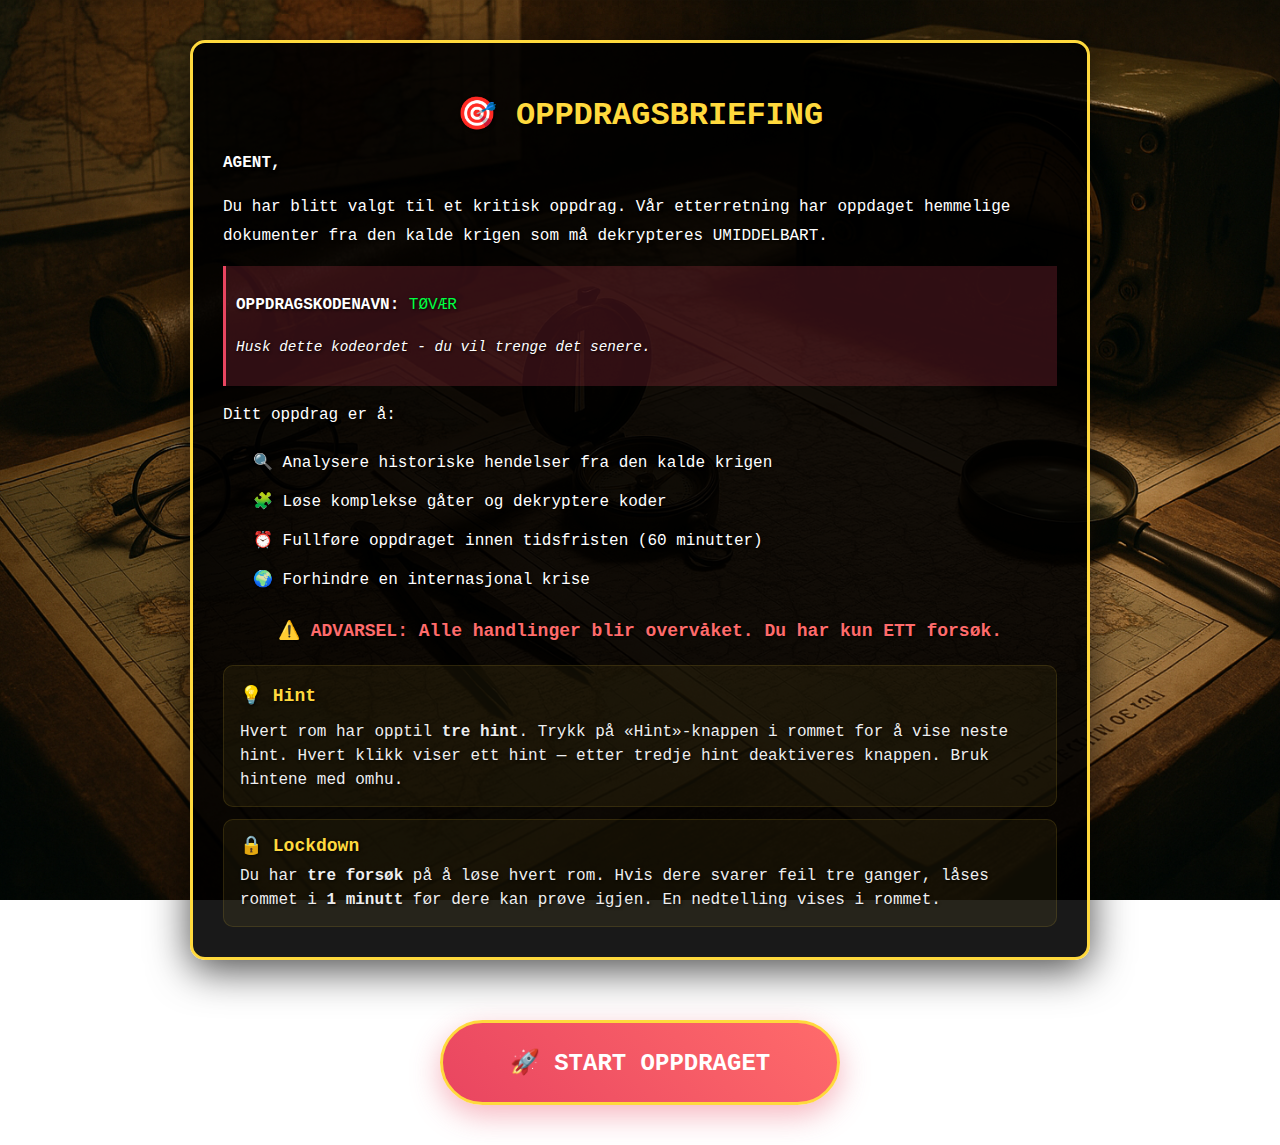
<file: briefing.html>
<!DOCTYPE html>
<html lang="no">
<head>
    <meta charset="UTF-8">
    <meta name="viewport" content="width=device-width, initial-scale=1.0">
    <title>Oppdragsbriefing - Operasjon Avsløring</title>
    <link rel="stylesheet" href="styles.css">
</head>
<body class="briefing-page">
    <div class="briefing-container">
        <div class="briefing-card">
            <h1>🎯 OPPDRAGSBRIEFING</h1>
            <div class="briefing-text">
                <p><strong>AGENT,</strong></p>
                <p>Du har blitt valgt til et kritisk oppdrag. Vår etterretning har oppdaget hemmelige dokumenter fra den kalde krigen som må dekrypteres UMIDDELBART.</p>

                <div style="background:rgba(233,69,96,0.2); padding:10px; margin:10px 0; border-left:3px solid #e94560;">
                    <p><strong>OPPDRAGSKODENAVN:</strong> <span style="color:#00ff41;">TØVÆR</span></p>
                    <p style="font-size:0.9em; margin-top:5px; font-style:italic;">Husk dette kodeordet - du vil trenge det senere.</p>
                </div>

                <p>Ditt oppdrag er å:</p>
                <ul>
                    <li>🔍 Analysere historiske hendelser fra den kalde krigen</li>
                    <li>🧩 Løse komplekse gåter og dekryptere koder</li>
                    <li>⏰ Fullføre oppdraget innen tidsfristen (60 minutter)</li>
                    <li>🌍 Forhindre en internasjonal krise</li>
                </ul>
                <p class="warning-text">⚠️ ADVARSEL: Alle handlinger blir overvåket. Du har kun ETT forsøk.</p>

                <div class="hint-info">
                    <h2>💡 Hint</h2>
                    <p>Hvert rom har opptil <strong>tre hint</strong>. Trykk på «Hint»-knappen i rommet for å vise neste hint. Hvert klikk viser ett hint — etter tredje hint deaktiveres knappen. Bruk hintene med omhu.</p>
                </div>
            </div>
                <div class="hint-info" style="margin-top:12px;">
                    <h2>🔒 Lockdown</h2>
                    <p>Du har <strong>tre forsøk</strong> på å løse hvert rom. Hvis dere svarer feil tre ganger, låses rommet i <strong>1 minutt</strong> før dere kan prøve igjen. En nedtelling vises i rommet.</p>
                </div>
            </div>

            <div class="briefing-actions">
                <button id="continueBtn" class="start-mission-btn">🚀 START OPPDRAGET</button>
            </div>
        </div>
    </div>

    <!-- Back button removed from briefing; it will appear once rommene starter -->

    <script>
        // Når brukeren trykker 'Start oppdraget' naviger tilbake til index med query som starter spillet
        document.getElementById('continueBtn').addEventListener('click', function() {
            // Send brukeren tilbake til index og legg på ?start=1
            window.location.href = 'index.html?start=1';
        });
    </script>
</body>
</html>
</file>
<file: styles.css>
body {
    box-sizing: border-box;
    margin: 0;
    padding: 0;
    font-family: 'Courier New', monospace;
    background: linear-gradient(135deg, #1a1a2e, #16213e);
    color: #fff;
    text-shadow: 1px 1px 3px rgba(0, 0, 0, 0.8);
    height: 100%;
    overflow-x: hidden;
}

/* Fullscreen background for Room 1 (index 0) - Etterkrigstiden */
.room-bg-0 {
    background-image: url('assets/images/room1.png');
    background-size: cover;
    background-position: center;
    background-repeat: no-repeat;
    background-attachment: fixed;
}

/* Fullscreen background for Room 2 (index 1) - Allianser */
.room-bg-1 {
    background-image: url('assets/images/room2.png');
    background-size: cover;
    background-position: center;
    background-repeat: no-repeat;
    background-attachment: fixed;
}

/* Fullscreen background for Room 3 (index 2) - Berlinmuren */
.room-bg-2 {
    background-image: url('assets/images/room3.png');
    background-size: cover;
    background-position: center;
    background-repeat: no-repeat;
    background-attachment: fixed;
}

/* Fullscreen background for Room 4 (index 3) - Cubakrisen */
.room-bg-3 {
    background-image: url('assets/images/room4.png');
    background-size: cover;
    background-position: center;
    background-repeat: no-repeat;
    background-attachment: fixed;
}

/* Fullscreen background for Room 5 (index 4) - Hemmelige dokumenter */
.room-bg-4 {
    background-image: url('assets/images/room6_bg.png');
    background-size: cover;
    background-position: center;
    background-repeat: no-repeat;
    background-attachment: fixed;
}

/* Fullscreen background for Room 6 (index 5) - Avlyttet melding */
.room-bg-5 {
    background-image: url('assets/images/room7.png');
    background-size: cover;
    background-position: center;
    background-repeat: no-repeat;
    background-attachment: fixed;
}

/* Fullscreen background for Room 7 (index 6) - Tidsforståelse */
.room-bg-6 {
    background-image: url('assets/images/room7_bg.png');
    background-size: cover;
    background-position: center;
    background-repeat: no-repeat;
    background-attachment: fixed;
}

/* Fullscreen background for Room 8 (index 7) - Forhandlingene */
.room-bg-7 {
    background-image: url('assets/images/room8_bg.png');
    background-size: cover;
    background-position: center;
    background-repeat: no-repeat;
    background-attachment: fixed;
}

/* Fullscreen background for Room 9 (index 8) - Fluktrute */
.room-bg-8 {
    background-image: url('assets/images/room9.png');
    background-size: cover;
    background-position: center;
    background-repeat: no-repeat;
    background-attachment: fixed;
}

/* Fullscreen background for Room 10 (index 9) - Begrepsforståelse */
.room-bg-9 {
    background-image: url('assets/images/room10_bg.png');
    background-size: cover;
    background-position: center;
    background-repeat: no-repeat;
    background-attachment: fixed;
}

html {
    height: 100%;
}

/* Landing Page Styles */
.landing-page {
    min-height: 100vh;
    display: flex;
    justify-content: center;
    align-items: center;
    position: relative;
    overflow: hidden;
    padding: 20px;
    background-image: url('assets/images/landing_bilde.png');
    background-size: cover;
    background-position: center;
    background-repeat: no-repeat;
    background-attachment: fixed;
}

.landing-page::before {
    content: '';
    position: absolute;
    top: 0;
    left: 0;
    right: 0;
    bottom: 0;
    background: rgba(26, 26, 46, 0.4);
    z-index: 1;
}

.landing-content {
    max-width: 900px;
    z-index: 10;
    position: relative;
    animation: fadeInUp 1s ease-out;
    text-shadow: 2px 2px 4px rgba(0, 0, 0, 0.9);
    margin: 0 auto; /* ensure centered */
    display: flex;
    flex-direction: column;
    align-items: center;
    justify-content: center;
    text-align: center;
}

@keyframes fadeInUp {
    from {
        opacity: 0;
        transform: translateY(30px);
    }
    to {
        opacity: 1;
        transform: translateY(0);
    }
}

.classified-banner {
    background: repeating-linear-gradient(
        45deg,
        #ff0000,
        #ff0000 10px,
        #cc0000 10px,
        #cc0000 20px
    );
    padding: 15px;
    text-align: center;
    margin-bottom: 30px;
    border: 3px solid #ff0000;
    box-shadow: 0 0 20px rgba(255, 0, 0, 0.5);
    display: flex;
    justify-content: space-between;
    align-items: center;
    flex-wrap: wrap;
}

.red-stamp {
    color: white;
    font-weight: bold;
    font-size: 24px;
    transform: rotate(-5deg);
    text-shadow: 2px 2px 4px rgba(0, 0, 0, 0.8);
}

.classified-text {
    color: white;
    font-weight: bold;
    font-size: 20px;
    flex: 1;
    text-align: center;
}

.landing-title {
    font-size: 84px;
    text-align: center;
    margin: 20px 0;
    color: #ffd93d;
    text-shadow: 0 0 30px rgba(255, 217, 61, 0.8), 4px 4px 8px rgba(0, 0, 0, 1), 0 0 50px rgba(255, 217, 61, 0.4);
    letter-spacing: 12px;
    animation: glow 2s ease-in-out infinite alternate;
    font-weight: bold;
}

@keyframes glow {
    from {
        text-shadow: 0 0 30px rgba(255, 217, 61, 0.8), 4px 4px 8px rgba(0, 0, 0, 1), 0 0 50px rgba(255, 217, 61, 0.4);
    }
    to {
        text-shadow: 0 0 50px rgba(255, 217, 61, 1), 4px 4px 8px rgba(0, 0, 0, 1), 0 0 70px rgba(255, 217, 61, 0.6);
    }
}

.subtitle {
    text-align: center;
    font-size: 32px;
    color: #e94560;
    margin-bottom: 40px;
    letter-spacing: 5px;
    text-shadow: 3px 3px 8px rgba(0, 0, 0, 1), 0 0 20px rgba(233, 69, 96, 0.6);
    font-weight: bold;
}

.mission-briefing {
    background: rgba(0, 0, 0, 0.95);
    border: 3px solid #e94560;
    border-radius: 15px;
    padding: 30px;
    margin: 30px 0;
    backdrop-filter: blur(10px);
    box-shadow: 0 10px 40px rgba(0, 0, 0, 0.8);
}

.mission-briefing h2 {
    color: #ffd93d;
    text-align: center;
    margin-bottom: 20px;
    font-size: 28px;
}

.briefing-text {
    color: #fff;
    line-height: 1.8;
    font-size: 16px;
}

.briefing-text p {
    margin: 15px 0;
}

.briefing-text ul {
    margin: 20px 0;
    padding-left: 20px;
}

.briefing-text li {
    margin: 10px 0;
    list-style: none;
    padding-left: 10px;
}

.warning-text {
    color: #ff6b6b !important;
    font-weight: bold;
    text-align: center;
    margin-top: 20px !important;
    font-size: 18px;
}

/* Hint info inside briefing */
.hint-info {
    background: rgba(255, 217, 61, 0.06);
    border: 1px solid rgba(255, 217, 61, 0.12);
    padding: 14px 16px;
    border-radius: 10px;
    margin-top: 18px;
    color: #fff;
}
.hint-info h2 { margin: 0 0 8px 0; color: #ffd93d; font-size: 18px; }
.hint-info p { margin: 0; color: #eee; line-height: 1.5; }

.mission-stats {
    display: flex;
    justify-content: space-around;
    gap: 20px;
    margin: 40px 0;
    flex-wrap: wrap;
}

/* Rooms modal */
.modal {
    display: none;
    position: fixed;
    z-index: 9999;
    left: 0;
    top: 0;
    width: 100%;
    height: 100%;
    overflow: auto;
    background-color: rgba(0,0,0,0.6);
}
.modal-content {
    background: linear-gradient(180deg, #0f1724, #111827);
    margin: 8% auto;
    padding: 20px 30px;
    border: 2px solid #ffd93d;
    width: 90%;
    max-width: 720px;
    border-radius: 12px;
    color: #fff;
}
.modal-close {
    background: transparent;
    border: none;
    color: #ffd93d;
    font-size: 22px;
    float: right;
    cursor: pointer;
}

/* Compact inline modal variant for small reference content (e.g., morse alphabet) */
.inline-modal {
    display: none; /* toggled via JS */
    position: relative;
    z-index: 20;
    width: 100%;
    max-width: 680px;
    margin: 12px 0 0 0;
    background: linear-gradient(180deg, rgba(15,23,36,0.95), rgba(17,24,39,0.95));
    border: 1px solid rgba(255, 217, 61, 0.12);
    padding: 12px 14px;
    border-radius: 8px;
}
.inline-modal .modal-content {
    margin: 0;
    padding: 12px;
    border: none;
    background: transparent;
    max-height: 220px;
    overflow: auto;
}
.inline-modal .modal-close {
    float: none;
    display: inline-block;
    margin-left: 6px;
}

/* When modal is used inline we don't want the fullscreen backdrop; keep a subtle backdrop class if needed */
.modal-backdrop {
    background-color: transparent;
}

/* Improve typography for monospace table inside modal */
.inline-modal pre, .inline-modal p { font-family: 'Courier New', monospace; color: #fff; line-height:1.4; font-size:14px; margin:6px 0; }
.inline-modal h3 { margin: 0 0 6px 0; color: #ffd93d; font-size:16px; }

/* Cooldown overlay shown when player has 3 failed attempts */
.cooldown-overlay {
    position: absolute;
    inset: 0;
    background: rgba(0,0,0,0.6);
    display: flex;
    align-items: center;
    justify-content: center;
    z-index: 60;
    padding: 20px;
}
.cooldown-overlay .countdown-box {
    background: rgba(17,24,39,0.95);
    border: 2px solid #ffd93d;
    color: #fff;
    padding: 16px 20px;
    border-radius: 10px;
    text-align: center;
    font-family: 'Courier New', monospace;
    box-shadow: 0 6px 18px rgba(0,0,0,0.6);
}
.cooldown-overlay .countdown-box .title { color: #ffd93d; font-weight: bold; margin-bottom: 8px; }
.cooldown-overlay .countdown-box .time { font-size: 22px; margin-top: 6px; }

/* Attempts counter */
.attempts-box {
    font-family: 'Courier New', monospace;
    color: #ffd93d;
    background: rgba(0,0,0,0.35);
    padding: 6px 10px;
    border-radius: 8px;
    border: 1px solid rgba(255,217,61,0.08);
    display: inline-block;
    margin-left: 8px;
    font-size: 13px;
}

.room-list { list-style: none; padding: 0; margin: 12px 0; }
.room-list li { padding: 10px 6px; border-bottom: 1px solid rgba(255,255,255,0.05); }
.room-list li:first-child { padding-top: 0; }
.room-list li strong { color: #ffd93d; margin-right: 8px; }

#infoBody { margin-top: 8px; line-height: 1.6; color: #ddd; }

/* Fixed back button - top right corner */
.fixed-back-btn {
    position: fixed;
    right: 16px;
    top: 16px;
    left: auto;
    bottom: auto;
    background: rgba(0,0,0,0.85);
    color: #ffd93d;
    padding: 8px 14px;
    border: 2px solid #ffd93d;
    border-radius: 8px;
    text-decoration: none;
    z-index: 9999;
    box-shadow: 0 4px 12px rgba(0,0,0,0.6);
    font-size: 12px;
    transition: all 0.3s ease;
}
.fixed-back-btn:hover { 
    transform: scale(1.05); 
    background: rgba(255, 217, 61, 0.2);
}

.stat-item {
    background: rgba(233, 69, 96, 0.9);
    border: 3px solid #e94560;
    border-radius: 15px;
    padding: 20px;
    text-align: center;
    flex: 1;
    min-width: 150px;
    transition: transform 0.3s ease;
    box-shadow: 0 5px 20px rgba(0, 0, 0, 0.6);
}

.stat-item:hover {
    transform: translateY(-5px);
    box-shadow: 0 5px 20px rgba(233, 69, 96, 0.4);
}

/* show pointer for interactive stat items */
.stat-item[role="button"] { cursor: pointer; }

.stat-number {
    font-size: 48px;
    color: #ffd93d;
    font-weight: bold;
    margin-bottom: 10px;
}

.stat-label {
    color: #fff;
    font-size: 16px;
}

.start-mission-btn {
    display: block;
    width: 100%;
    max-width: 400px;
    margin: 40px auto;
    padding: 25px 40px;
    background: linear-gradient(45deg, #e94560, #ff6b6b);
    border: 3px solid #ffd93d;
    border-radius: 50px;
    color: white;
    font-size: 24px;
    font-weight: bold;
    cursor: pointer;
    transition: all 0.3s ease;
    font-family: 'Courier New', monospace;
    box-shadow: 0 10px 30px rgba(233, 69, 96, 0.4);
    position: relative;
    overflow: hidden;
    display: flex;
    align-items: center;
    justify-content: center;
}

.start-mission-btn::before {
    content: '';
    position: absolute;
    top: 50%;
    left: 50%;
    width: 0;
    height: 0;
    border-radius: 50%;
    background: rgba(255, 255, 255, 0.3);
    transform: translate(-50%, -50%);
    transition: width 0.6s, height 0.6s;
}

.start-mission-btn:hover::before {
    width: 400px;
    height: 400px;
}

.start-mission-btn:hover {
    transform: scale(1.05);
    box-shadow: 0 15px 40px rgba(233, 69, 96, 0.6);
}

.btn-text {
    display: block;
    position: relative;
    z-index: 1;
    text-align: center;
}

/* If any .btn-subtext remains, hide it (we removed subtext from button) */
.btn-subtext { display: none !important; }

.footer-with-logo {
    display: flex;
    align-items: center;
    justify-content: center;
    gap: 6px;
    flex-direction: column;
}

.footer-logo {
    height: 50px;
    width: auto;
    display: block;
    margin-top: 4px;
    border-radius: 6px;
    object-fit: contain;
    box-shadow: 0 2px 6px rgba(0,0,0,0.25);
}

.footer-note {
    text-align: center;
    margin-top: 40px;
    color: #999;
    font-size: 14px;
}

.footer-note p {
    margin: 5px 0;
}

/* Background Animation */
.background-animation {
    position: absolute;
    top: 0;
    left: 0;
    width: 100%;
    height: 100%;
    z-index: 1;
    opacity: 0.1;
}

.globe {
    position: absolute;
    top: 50%;
    left: 50%;
    transform: translate(-50%, -50%);
    width: 600px;
    height: 600px;
    border: 2px solid #e94560;
    border-radius: 50%;
    animation: rotate 30s linear infinite;
}

.globe::before {
    content: '';
    position: absolute;
    top: 50%;
    left: -10%;
    width: 120%;
    height: 2px;
    background: #e94560;
}

.globe::after {
    content: '';
    position: absolute;
    top: -10%;
    left: 50%;
    width: 2px;
    height: 120%;
    background: #e94560;
}

@keyframes rotate {
    from {
        transform: translate(-50%, -50%) rotate(0deg);
    }
    to {
        transform: translate(-50%, -50%) rotate(360deg);
    }
}

.grid-lines {
    position: absolute;
    top: 0;
    left: 0;
    width: 100%;
    height: 100%;
    background-image: 
        repeating-linear-gradient(0deg, transparent, transparent 50px, rgba(233, 69, 96, 0.1) 50px, rgba(233, 69, 96, 0.1) 51px),
        repeating-linear-gradient(90deg, transparent, transparent 50px, rgba(233, 69, 96, 0.1) 50px, rgba(233, 69, 96, 0.1) 51px);
}

.container {
    max-width: 900px;
    margin: 0 auto;
    padding: 15px;
    min-height: 100%;
    display: flex;
    flex-direction: column;
    align-items: center;
}

/* Briefing page styles */
.briefing-page {
    min-height: 100vh;
    display: flex;
    justify-content: center;
    align-items: flex-start;
    background-image: url('assets/images/briefing.png'); /* Bytt ut med opplastet bilde */
    background-size: cover;
    background-position: center;
    background-repeat: no-repeat;
    background-attachment: fixed;
    padding: 40px 20px 20px 20px;
    overflow-y: auto;
}

.briefing-container {
    max-width: 900px;
    width: 100%;
    z-index: 10;
    position: relative;
}

.briefing-card {
    background: rgba(0,0,0,0.9);
    border: 3px solid #ffd93d;
    border-radius: 15px;
    padding: 30px;
    color: #fff;
    box-shadow: 0 10px 40px rgba(0,0,0,0.7);
}

.briefing-card h1 {
    color: #ffd93d;
    text-align: center;
    margin-bottom: 10px;
}

.briefing-actions {
    display: flex;
    justify-content: space-between;
    gap: 10px;
    margin-top: 20px;
}

.briefing-card .btn {
    display: inline-block;
    padding: 14px 24px;
    border-radius: 10px;
    text-decoration: none;
    color: #fff;
    background: rgba(233,69,96,0.9);
    border: 2px solid #ffd93d;
}

.cancel-btn {
    background: transparent;
    color: #ffd93d;
    border: 2px solid #ffd93d;
}

.header {
    text-align: center;
    margin-bottom: 15px;
    border: 2px solid #e94560;
    padding: 10px 15px;
    background: rgba(0, 0, 0, 0.6);
    border-radius: 10px;
    backdrop-filter: blur(10px);
    display: inline-block;
    width: auto;
    max-width: 500px;
    margin-left: auto;
    margin-right: auto;
}

.header h1 {
    font-size: 18px;
    margin: 5px 0;
}

.header p {
    font-size: 12px;
    margin: 3px 0;
}

.classified-stamp {
    color: #ff6b6b;
    font-size: 14px;
    font-weight: bold;
    transform: rotate(-5deg);
    margin-bottom: 5px;
}

.timer {
    font-size: 20px;
    color: #ffd93d;
    margin: 8px 0;
    font-weight: bold;
}

.room {
    display: none;
    background: rgba(255, 255, 255, 0.05);
    border: 1px solid #e94560;
    border-radius: 15px;
    padding: 30px;
    margin: 20px 0;
    backdrop-filter: blur(10px);
    max-height: calc(100vh - 180px);
    overflow-y: auto;
}

/* Custom scrollbar for rooms */
.room::-webkit-scrollbar {
    width: 8px;
}

.room::-webkit-scrollbar-track {
    background: rgba(0, 0, 0, 0.3);
    border-radius: 4px;
}

.room::-webkit-scrollbar-thumb {
    background: #e94560;
    border-radius: 4px;
}

.room::-webkit-scrollbar-thumb:hover {
    background: #ff6b8a;
}

.room.active {
    display: block;
    animation: fadeIn 0.5s ease-in;
}

@keyframes fadeIn {
    from { opacity: 0; transform: translateY(20px); }
    to { opacity: 1; transform: translateY(0); }
}

.room h2 {
    color: #ffd93d;
    border-bottom: 2px solid #e94560;
    padding-bottom: 10px;
    margin-bottom: 20px;
}

.puzzle {
    background: rgba(0, 0, 0, 0.3);
    padding: 20px;
    border-radius: 10px;
    margin: 20px 0;
    border-left: 4px solid #e94560;
}

.code-input {
    display: flex;
    gap: 10px;
    align-items: center;
    margin: 20px 0;
    flex-wrap: wrap;
}

.code-input input {
    background: rgba(255, 255, 255, 0.1);
    border: 2px solid #e94560;
    color: #ffd93d;
    padding: 12px;
    border-radius: 5px;
    font-family: 'Courier New', monospace;
    font-size: 16px;
    text-align: center;
    width: 120px;
}

.code-input input:focus {
    outline: none;
    border-color: #ffd93d;
    box-shadow: 0 0 10px rgba(255, 217, 61, 0.3);
}

.btn {
    background: linear-gradient(45deg, #e94560, #ff6b6b);
    color: white;
    border: none;
    padding: 12px 24px;
    border-radius: 25px;
    cursor: pointer;
    font-family: 'Courier New', monospace;
    font-weight: bold;
    transition: all 0.3s ease;
    margin: 10px 5px;
}

.btn:hover {
    transform: translateY(-2px);
    box-shadow: 0 5px 15px rgba(233, 69, 96, 0.4);
}

.btn:disabled {
    background: #666;
    cursor: not-allowed;
    transform: none;
}

.success-message {
    background: linear-gradient(45deg, #4ecdc4, #44a08d);
    color: white;
    padding: 15px;
    border-radius: 10px;
    margin: 15px 0;
    text-align: center;
    font-weight: bold;
}

.error-message {
    background: linear-gradient(45deg, rgba(180, 40, 40, 0.95), rgba(150, 30, 30, 0.95));
    color: white;
    padding: 15px;
    border-radius: 10px;
    margin: 15px 0;
    text-align: center;
    font-weight: bold;
    text-shadow: 2px 2px 4px rgba(0, 0, 0, 0.8);
    box-shadow: 0 4px 15px rgba(0, 0, 0, 0.5);
}

.progress-bar {
    background: rgba(255, 255, 255, 0.1);
    height: 20px;
    border-radius: 10px;
    margin: 20px 0;
    overflow: hidden;
}

.progress-fill {
    background: linear-gradient(45deg, #4ecdc4, #44a08d);
    height: 100%;
    width: 0%;
    transition: width 0.5s ease;
    border-radius: 10px;
}

.hint-box {
    background: rgba(255, 217, 61, 0.1);
    border: 1px solid #ffd93d;
    padding: 15px;
    border-radius: 10px;
    margin: 15px 0;
    display: none;
}

.map-grid {
    display: grid;
    grid-template-columns: repeat(3, 1fr);
    gap: 10px;
    margin: 20px 0;
}

.map-item {
    background: rgba(255, 255, 255, 0.1);
    border: 2px solid #e94560;
    padding: 15px;
    text-align: center;
    border-radius: 10px;
    cursor: pointer;
    transition: all 0.3s ease;
}

.map-item:hover {
    background: rgba(233, 69, 96, 0.2);
    transform: scale(1.05);
}

.map-item.selected {
    background: rgba(255, 217, 61, 0.3);
    border-color: #ffd93d;
}

.morse-display {
    font-family: monospace;
    font-size: 18px;
    background: rgba(0, 0, 0, 0.5);
    padding: 20px;
    border-radius: 10px;
    text-align: center;
    letter-spacing: 3px;
    margin: 20px 0;
}

/* Cuba Crisis Room - Encrypted Messages */
.encrypted-messages {
    display: flex;
    flex-direction: column;
    gap: 20px;
    margin: 30px 0;
}

.message-box {
    background: rgba(0, 0, 0, 0.5);
    border: 2px solid #ff4444;
    border-radius: 8px;
    padding: 20px;
    transition: all 0.3s ease;
}

.message-box:hover {
    border-color: #ff6666;
    box-shadow: 0 0 20px rgba(255, 68, 68, 0.3);
}

.message-box h4 {
    color: #ffd93d;
    margin-bottom: 15px;
    font-size: 18px;
    text-shadow: 2px 2px 6px rgba(0, 0, 0, 0.9), 0 0 10px rgba(0, 0, 0, 0.8);
    background: rgba(0, 0, 0, 0.5);
    padding: 8px 12px;
    border-radius: 6px;
    display: inline-block;
}

.encrypted-text {
    font-family: 'Courier New', monospace;
    font-size: 20px;
    color: #00ff41;
    background: rgba(0, 0, 0, 0.7);
    padding: 15px;
    border-radius: 5px;
    letter-spacing: 3px;
    margin: 15px 0;
    text-align: center;
    border: 1px solid #00ff41;
}

.decrypt-input {
    display: flex;
    gap: 10px;
    margin: 15px 0;
}

.decrypt-input input {
    flex: 1;
    padding: 12px;
    background: rgba(0, 0, 0, 0.7);
    border: 2px solid #555;
    border-radius: 5px;
    color: #fff;
    font-size: 16px;
    font-family: 'Courier New', monospace;
    text-transform: uppercase;
}

.decrypt-input input:focus {
    outline: none;
    border-color: #00ff41;
    box-shadow: 0 0 10px rgba(0, 255, 65, 0.3);
}

.btn-small {
    padding: 12px 20px;
    background: linear-gradient(135deg, #ff4444, #cc0000);
    color: white;
    border: none;
    border-radius: 5px;
    cursor: pointer;
    font-weight: bold;
    transition: all 0.3s ease;
    font-family: 'Courier New', monospace;
}

.btn-small:hover {
    background: linear-gradient(135deg, #ff6666, #ff0000);
    transform: translateY(-2px);
    box-shadow: 0 5px 15px rgba(255, 68, 68, 0.4);
}

.hint {
    color: #ffd700;
    font-size: 14px;
    font-style: italic;
    margin-top: 10px;
}

.final-code-section {
    background: rgba(0, 255, 65, 0.1);
    border: 3px solid #00ff41;
    border-radius: 10px;
    padding: 30px;
    margin-top: 30px;
    animation: pulse-green 2s infinite;
}

@keyframes pulse-green {
    0%, 100% {
        box-shadow: 0 0 20px rgba(0, 255, 65, 0.3);
    }
    50% {
        box-shadow: 0 0 40px rgba(0, 255, 65, 0.6);
    }
}

.final-code-section h3 {
    color: #00ff41;
    margin-bottom: 15px;
}

.final-code-section .code-input {
    display: flex;
    gap: 10px;
    align-items: center;
    margin-top: 20px;
}

.final-code-section .code-input input {
    flex: 1;
    padding: 15px;
    background: rgba(0, 0, 0, 0.7);
    border: 2px solid #00ff41;
    border-radius: 5px;
    color: #fff;
    font-size: 18px;
    font-weight: bold;
}

@media (max-width: 768px) {
    .container {
        padding: 10px;
    }
    
    .code-input {
        flex-direction: column;
        align-items: stretch;
    }
    
    .code-input input {
        width: 100%;
        margin: 5px 0;
    }
    
    .map-grid {
        grid-template-columns: 1fr;
    }
    
    /* Landing page mobile */
    .landing-title {
        font-size: 36px;
        letter-spacing: 3px;
    }
    
    .subtitle {
        font-size: 16px;
    }
    
    .classified-banner {
        flex-direction: column;
        gap: 10px;
    }
    
    .red-stamp {
        font-size: 18px;
    }
    
    .classified-text {
        font-size: 16px;
    }
    
    .mission-briefing {
        padding: 20px;
    }
    
    .mission-briefing h2 {
        font-size: 22px;
    }
    
    .briefing-text {
        font-size: 14px;
    }
    
    .mission-stats {
        flex-direction: column;
    }
    
    .stat-item {
        width: 100%;
    }
    
    .start-mission-btn {
        font-size: 18px;
        padding: 20px 30px;
    }
    
    .globe {
        width: 300px;
        height: 300px;
    }
}

/* Riktig stempel Cuba-oppgave */
.riktig-stamp {
    display: inline-block;
    transform: rotate(-15deg);
    background: linear-gradient(135deg, #00ff41, #00cc33);
    color: #000;
    font-size: 2.5rem;
    font-weight: bold;
    border: 4px solid #fff;
    border-radius: 15px;
    padding: 15px 40px;
    box-shadow: 0 8px 30px rgba(0, 255, 65, 0.6), 
                inset 0 2px 5px rgba(255, 255, 255, 0.5);
    z-index: 100;
    opacity: 1;
    pointer-events: none;
    text-shadow: 2px 2px 4px rgba(255, 255, 255, 0.8);
    animation: stamp-appear 0.5s ease-out;
}

/* Partial success stamp for sub-tasks */
.partial-success-stamp {
    position: fixed;
    top: 50%;
    left: 50%;
    transform: translate(-50%, -50%) rotate(-5deg);
    background: linear-gradient(135deg, #4ecdc4, #44a08d);
    color: #fff;
    font-size: 1.5rem;
    font-weight: bold;
    border: 3px solid #fff;
    border-radius: 12px;
    padding: 15px 30px;
    box-shadow: 0 8px 30px rgba(78, 205, 196, 0.6);
    z-index: 10000;
    pointer-events: none;
    text-shadow: 1px 1px 3px rgba(0, 0, 0, 0.5);
    animation: partial-stamp-appear 0.4s ease-out;
}

.partial-success-stamp.fade-out {
    opacity: 0;
    transition: opacity 0.5s ease;
}

@keyframes partial-stamp-appear {
    0% {
        transform: translate(-50%, -50%) rotate(-5deg) scale(0);
        opacity: 0;
    }
    60% {
        transform: translate(-50%, -50%) rotate(-5deg) scale(1.15);
    }
    100% {
        transform: translate(-50%, -50%) rotate(-5deg) scale(1);
        opacity: 1;
    }
}

@keyframes stamp-appear {
    0% {
        transform: rotate(-15deg) scale(0);
        opacity: 0;
    }
    50% {
        transform: rotate(-15deg) scale(1.2);
    }
    100% {
        transform: rotate(-15deg) scale(1);
        opacity: 1;
    }
}

.stamp-container {
    position: relative;
    text-align: center;
    margin-top: 10px;
    min-height: 40px;
    overflow: visible;
    pointer-events: none;
    z-index: 100;
}

.message-box {
    position: relative;
    overflow: visible;
}

/* Solved stamp overlay - fullscreen */
.solved-stamp-overlay {
    position: fixed;
    top: 0;
    left: 0;
    width: 100vw;
    height: 100vh;
    background: rgba(0, 0, 0, 0.3);
    display: flex;
    justify-content: center;
    align-items: center;
    z-index: 10000;
    animation: overlay-fade-in 0.3s ease-out;
    pointer-events: none;
}

.solved-stamp-container {
    animation: stamp-appear-big 0.6s cubic-bezier(0.68, -0.55, 0.265, 1.55);
}

.solved-stamp-image {
    max-width: 80vw;
    max-height: 80vh;
    width: auto;
    height: auto;
    filter: drop-shadow(0 20px 50px rgba(0, 0, 0, 0.5));
}

@keyframes overlay-fade-in {
    from {
        opacity: 0;
    }
    to {
        opacity: 1;
    }
}

@keyframes stamp-appear-big {
    0% {
        transform: scale(0) rotate(-20deg);
        opacity: 0;
    }
    60% {
        transform: scale(1.15) rotate(-5deg);
    }
    100% {
        transform: scale(1) rotate(-10deg);
        opacity: 1;
    }
}

/* Room 7 - Timeline Puzzle Styles */
.timeline-slots {
    display: grid;
    grid-template-columns: repeat(auto-fit, minmax(150px, 1fr));
    gap: 15px;
    margin: 20px 0;
    padding: 20px;
    background: rgba(0, 0, 0, 0.2);
    border-radius: 8px;
}

.timeline-slot {
    background: rgba(255, 255, 255, 0.05);
    border: 2px dashed rgba(255, 255, 255, 0.3);
    border-radius: 8px;
    padding: 15px;
    min-height: 180px;
    display: flex;
    flex-direction: column;
    align-items: center;
    justify-content: center;
    transition: all 0.3s ease;
    cursor: pointer;
}

.timeline-slot:hover {
    background: rgba(255, 255, 255, 0.1);
    border-color: rgba(255, 255, 255, 0.5);
}

.timeline-slot.correct-slot {
    background: rgba(0, 255, 0, 0.1);
    border: 2px solid #00ff00;
    box-shadow: 0 0 20px rgba(0, 255, 0, 0.3);
}

.timeline-slot.incorrect-slot {
    background: rgba(255, 0, 0, 0.1);
    border: 2px solid #ff4444;
    box-shadow: 0 0 20px rgba(255, 0, 0, 0.3);
}

.timeline-slot p {
    color: rgba(255, 255, 255, 0.6);
    font-size: 14px;
    margin: 0;
}

.timeline-cards {
    display: grid;
    grid-template-columns: repeat(4, minmax(140px, 1fr));
    gap: 15px;
    margin: 20px 0;
}

.timeline-card {
    background: linear-gradient(135deg, rgba(255, 255, 255, 0.1), rgba(255, 255, 255, 0.05));
    border: 1px solid rgba(255, 255, 255, 0.2);
    border-radius: 8px;
    padding: 10px;
    cursor: grab;
    transition: all 0.3s ease;
    text-align: center;
}

.timeline-card:active {
    cursor: grabbing;
}

.timeline-card:hover {
    transform: translateY(-5px);
    box-shadow: 0 5px 20px rgba(255, 255, 255, 0.2);
    border-color: rgba(255, 255, 255, 0.4);
}

.timeline-card img {
    width: 100%;
    height: 100px;
    object-fit: cover;
    border-radius: 4px;
    margin-bottom: 8px;
    background: rgba(0, 0, 0, 0.3);
}

.timeline-card p {
    font-size: 13px;
    font-weight: 600;
    margin: 5px 0;
    color: #fff;
}

.timeline-card .card-year {
    display: block;
    font-size: 18px;
    font-weight: bold;
    color: #4ecdc4;
    margin-top: 5px;
}

.placed-card {
    position: relative;
    width: 100%;
}

.placed-card img {
    width: 100%;
    height: 100px;
    object-fit: cover;
    border-radius: 4px;
    margin-bottom: 8px;
}

.placed-card p {
    font-size: 13px;
    font-weight: 600;
    margin: 5px 0;
    color: #fff;
}

.placed-card .card-year {
    display: block;
    font-size: 16px;
    font-weight: bold;
    color: #4ecdc4;
    margin-top: 5px;
}

.remove-card-btn {
    position: absolute;
    top: -5px;
    right: -5px;
    background: #ff4444;
    color: white;
    border: none;
    border-radius: 50%;
    width: 24px;
    height: 24px;
    font-size: 14px;
    cursor: pointer;
    display: flex;
    align-items: center;
    justify-content: center;
    transition: all 0.2s ease;
    box-shadow: 0 2px 5px rgba(0, 0, 0, 0.3);
}

.remove-card-btn:hover {
    background: #ff0000;
    transform: scale(1.1);
}

/* Check indicators (✓ and ✖) */
.check-indicator {
    font-size: 20px;
    font-weight: bold;
    margin-bottom: 5px;
    background: rgba(0, 0, 0, 0.6);
    padding: 4px 8px;
    border-radius: 4px;
}

.correct-indicator {
    color: #44ff44;
    text-shadow: 0 0 8px rgba(68, 255, 68, 0.7), 2px 2px 4px rgba(0, 0, 0, 0.9);
}

.incorrect-indicator {
    color: #ff4444;
    text-shadow: 0 0 8px rgba(255, 68, 68, 0.7), 2px 2px 4px rgba(0, 0, 0, 0.9);
}

/* Room 7 - Image Modal */
.image-modal {
    display: none;
    position: fixed;
    z-index: 10000;
    left: 0;
    top: 0;
    width: 100%;
    height: 100%;
    background-color: rgba(0, 0, 0, 0.9);
    justify-content: center;
    align-items: center;
    flex-direction: column;
}

.image-modal-content {
    max-width: 90%;
    max-height: 85%;
    object-fit: contain;
    animation: zoom 0.3s ease;
    border-radius: 8px;
}

@keyframes zoom {
    from { transform: scale(0.8); opacity: 0; }
    to { transform: scale(1); opacity: 1; }
}

.image-modal-close {
    position: absolute;
    top: 20px;
    right: 40px;
    color: #fff;
    font-size: 50px;
    font-weight: bold;
    cursor: pointer;
    transition: 0.3s;
}

.image-modal-close:hover {
    color: #ff4444;
}

.image-modal-caption {
    color: #fff;
    text-align: center;
    padding: 20px;
    font-size: 18px;
    margin-top: 10px;
}

.timeline-card img {
    cursor: pointer;
    transition: transform 0.2s;
}

.timeline-card img:hover {
    transform: scale(1.05);
}

/* Room 7 - Card digit overlay */
.card-image-wrapper {
    position: relative;
    display: inline-block;
}

.card-digit {
    position: absolute;
    top: 5px;
    right: 5px;
    background: rgba(255, 215, 0, 0.95);
    color: #000;
    font-size: 24px;
    font-weight: bold;
    width: 35px;
    height: 35px;
    border-radius: 50%;
    display: flex;
    align-items: center;
    justify-content: center;
    border: 3px solid #fff;
    box-shadow: 0 2px 8px rgba(0,0,0,0.3);
    pointer-events: none;
}

/* Room 8 - Balance puzzle */
.balance-card {
    background: rgba(0, 0, 0, 0.7);
    border: 2px solid #00ff41;
    border-radius: 8px;
    padding: 12px;
    cursor: move;
    transition: all 0.3s;
    font-size: 14px;
    text-align: center;
    color: #fff;
    text-shadow: 1px 1px 3px rgba(0, 0, 0, 0.9);
    box-shadow: 0 2px 8px rgba(0, 0, 0, 0.5);
}

.balance-card:hover {
    background: rgba(0, 50, 0, 0.8);
    transform: scale(1.05);
}

.balance-zone {
    min-height: 300px;
    padding: 15px;
    border-radius: 10px;
    transition: all 0.3s;
    background: rgba(0, 0, 0, 0.4);
}

.balance-zone:hover {
    background: rgba(0, 0, 0, 0.5);
}

.balance-zone h4 {
    text-shadow: 2px 2px 6px rgba(0, 0, 0, 0.9);
    background: rgba(0, 0, 0, 0.5);
    padding: 8px;
    border-radius: 6px;
}

.zone-cards {
    display: flex;
    flex-direction: column;
    gap: 10px;
    margin-top: 10px;
}

.placed-balance-card {
    position: relative;
    background: rgba(0, 0, 0, 0.7);
    border: 1px solid rgba(255, 255, 255, 0.4);
    border-radius: 6px;
    padding: 10px;
    font-size: 13px;
    text-align: center;
    color: #fff;
    text-shadow: 1px 1px 3px rgba(0, 0, 0, 0.9);
}

.placed-balance-card .remove-card-btn {
    position: static;
    display: inline-block;
    background: #ff4444;
    color: white;
    border: none;
    border-radius: 4px;
    padding: 4px 10px;
    font-size: 12px;
    cursor: pointer;
    transition: all 0.2s ease;
    pointer-events: auto;
}

.placed-balance-card .remove-card-btn:hover {
    background: #ff0000;
    transform: scale(1.05);
}

/* Room 9 & 10 - Memory Game Styles */
.memory-grid {
    display: grid;
    grid-template-columns: repeat(4, 1fr);
    gap: 15px;
    margin: 20px 0;
    max-width: 900px;
}

.memory-card {
    background: rgba(0, 0, 0, 0.7);
    border: 2px solid #e94560;
    border-radius: 8px;
    padding: 12px;
    min-height: 90px;
    display: flex;
    flex-direction: column;
    align-items: center;
    justify-content: center;
    text-align: center;
    cursor: pointer;
    transition: all 0.3s ease;
    font-size: 14px;
    user-select: none;
    color: #fff;
    text-shadow: 1px 1px 3px rgba(0, 0, 0, 0.9);
    box-shadow: 0 2px 8px rgba(0, 0, 0, 0.5);
}

.memory-card:hover {
    transform: scale(1.02);
    background: rgba(233, 69, 96, 0.2);
}

.memory-card.selected {
    background: rgba(255, 217, 61, 0.3);
    border-color: #ffd93d;
    box-shadow: 0 0 15px rgba(255, 217, 61, 0.4);
    transform: scale(1.05);
}

.memory-card.matched {
    background: rgba(0, 255, 65, 0.2);
    border-color: #00ff41;
    cursor: default;
    pointer-events: none;
    transform: none;
}

.memory-card.error {
    background: rgba(255, 68, 68, 0.3);
    border-color: #ff4444;
    animation: shake 0.5s;
}

.card-type {
    font-size: 10px;
    text-transform: uppercase;
    letter-spacing: 1px;
    margin-bottom: 5px;
    opacity: 0.8;
}

.card-type.cause { color: #ffd93d; }
.card-type.effect { color: #4ecdc4; }

@keyframes shake {
    0% { transform: translateX(0); }
    25% { transform: translateX(-5px); }
    50% { transform: translateX(5px); }
    75% { transform: translateX(-5px); }
    100% { transform: translateX(0); }
}

@media (max-width: 600px) {
    .memory-grid {
        grid-template-columns: repeat(2, 1fr);
        gap: 10px;
    }
}

/* Splash Screen Styles */
.splash-screen {
    position: fixed;
    top: 0;
    left: 0;
    width: 100%;
    height: 100%;
    background: linear-gradient(135deg, #1a1a2e 0%, #16213e 100%);
    z-index: 9999;
    display: flex;
    align-items: flex-start;
    justify-content: center;
    overflow-y: auto;
    padding: 20px;
    box-sizing: border-box;
}

.splash-content {
    background: rgba(20, 20, 40, 0.95);
    border: 3px solid #e94560;
    border-radius: 10px;
    padding: 30px;
    max-width: 800px;
    width: 100%;
    box-shadow: 0 0 30px rgba(233, 69, 96, 0.5);
    animation: splashSlideIn 0.6s ease-out;
    margin: auto;
}

@keyframes splashSlideIn {
    from {
        opacity: 0;
        transform: translateY(30px);
    }
    to {
        opacity: 1;
        transform: translateY(0);
    }
}

.splash-header {
    text-align: center;
    margin-bottom: 30px;
    border-bottom: 2px solid #e94560;
    padding-bottom: 20px;
}

.splash-header h1 {
    font-size: 48px;
    color: #00ff41;
    text-transform: uppercase;
    letter-spacing: 2px;
    margin: 0;
    text-shadow: 0 0 10px rgba(0, 255, 65, 0.5);
}

.classified-badge {
    color: #ffd93d;
    font-size: 12px;
    text-transform: uppercase;
    letter-spacing: 1px;
    margin-top: 10px;
    font-weight: bold;
}

.splash-body {
    display: flex;
    gap: 30px;
    margin-bottom: 30px;
    align-items: flex-start;
}

.splash-image {
    max-width: 300px;
    width: 100%;
    border: 2px solid #00ff41;
    border-radius: 5px;
    box-shadow: 0 0 15px rgba(0, 255, 65, 0.3);
}

.debrief-report {
    flex: 1;
}

.debrief-report h2 {
    color: #e94560;
    font-size: 24px;
    text-transform: uppercase;
    margin-top: 0;
    margin-bottom: 20px;
    letter-spacing: 1px;
}

.time-display {
    background: rgba(233, 69, 96, 0.1);
    border-left: 4px solid #ffd93d;
    padding: 15px 20px;
    margin-bottom: 20px;
    border-radius: 3px;
}

.time-display p {
    color: #4ecdc4;
    font-size: 14px;
    margin: 0 0 8px 0;
}

.time-display h3 {
    color: #00ff41;
    font-size: 28px;
    margin: 0;
    text-shadow: 0 0 10px rgba(0, 255, 65, 0.3);
}

.success-message {
    color: #ddd;
    line-height: 1.8;
    font-size: 15px;
}

.success-message p {
    margin: 10px 0;
}

.success-message ul {
    color: #00ff41;
    font-weight: bold;
}

.success-message li {
    margin: 8px 0;
}

.splash-footer {
    text-align: center;
    padding-top: 20px;
    border-top: 2px solid #e94560;
}

.replay-btn {
    padding: 12px 30px;
    font-size: 16px;
    border: none;
    border-radius: 5px;
    cursor: pointer;
    text-transform: uppercase;
    letter-spacing: 1px;
    font-weight: bold;
    transition: all 0.3s ease;
}

.replay-btn:hover {
    transform: scale(1.05);
    box-shadow: 0 0 20px rgba(78, 205, 196, 0.6);
}

@media (max-width: 768px) {
    .splash-body {
        flex-direction: column;
        gap: 15px;
    }

    .splash-image {
        max-width: 100%;
    }

    .splash-header h1 {
        font-size: 36px;
    }

    .splash-content {
        padding: 20px;
    }
}

/* Small height screens - compact splash */
@media (max-height: 700px) {
    .splash-screen {
        padding: 10px;
    }
    
    .splash-content {
        padding: 15px;
    }
    
    .splash-header {
        margin-bottom: 15px;
        padding-bottom: 10px;
    }
    
    .splash-header h1 {
        font-size: 28px;
        letter-spacing: 1px;
    }
    
    .classified-badge {
        font-size: 10px;
        margin-top: 5px;
    }
    
    .splash-body {
        flex-direction: row;
        gap: 15px;
        margin-bottom: 15px;
    }
    
    .splash-image {
        max-width: 150px;
        flex-shrink: 0;
    }
    
    .debrief-report h2 {
        font-size: 16px;
        margin-bottom: 10px;
    }
    
    .time-display {
        padding: 10px 12px;
        margin-bottom: 10px;
    }
    
    .time-display p {
        font-size: 12px;
        margin-bottom: 4px;
    }
    
    .time-display h3 {
        font-size: 20px;
    }
    
    .success-message {
        font-size: 12px;
        line-height: 1.5;
    }
    
    .success-message ul {
        margin: 8px 0;
        padding-left: 20px;
    }
    
    .success-message li {
        margin: 4px 0;
    }
    
    .splash-footer {
        padding-top: 12px;
    }
    
    .replay-btn {
        padding: 10px 20px;
        font-size: 14px;
    }
}

/* Very small screens - hide image, stack vertically */
@media (max-height: 600px) {
    .splash-body {
        flex-direction: column;
        gap: 10px;
    }
    
    .splash-image {
        display: none;
    }
    
    .splash-header h1 {
        font-size: 24px;
    }
    
    .time-display h3 {
        font-size: 18px;
    }
    
    .debrief-report h2 {
        font-size: 14px;
    }
}

/* Combined small width and height */
@media (max-width: 500px) and (max-height: 800px) {
    .splash-image {
        max-width: 120px;
    }
    
    .splash-header h1 {
        font-size: 24px;
    }
}

/* Styles for card-type in Room 10 */
.card-type.concept { color: #ffd93d; }
.card-type.explanation { color: #4ecdc4; }

/* ========================================
   ROOM 10 - CONNECT THE CONCEPTS GAME
   ======================================== */

.connect-game {
    display: flex;
    justify-content: space-between;
    align-items: flex-start;
    position: relative;
    padding: 20px;
    background: rgba(0, 0, 0, 0.3);
    border-radius: 15px;
    min-height: 500px;
}

.lines-svg {
    position: absolute;
    top: 0;
    left: 0;
    width: 100%;
    height: 100%;
    pointer-events: none;
    z-index: 1;
}

.concepts-column,
.explanations-column {
    display: flex;
    flex-direction: column;
    gap: 12px;
    z-index: 2;
    width: 42%;
}

.concepts-column {
    align-items: flex-end;
}

.explanations-column {
    align-items: flex-start;
}

.connect-item {
    display: flex;
    align-items: center;
    gap: 12px;
    padding: 12px 16px;
    background: rgba(20, 20, 40, 0.9);
    border: 2px solid #444;
    border-radius: 10px;
    cursor: pointer;
    transition: all 0.3s ease;
    max-width: 100%;
}

.concept-item {
    flex-direction: row;
    border-color: #ffd93d;
    text-align: right;
}

.explanation-item {
    flex-direction: row;
    border-color: #4ecdc4;
    text-align: left;
}

.connect-item:hover:not(.connected) {
    transform: scale(1.02);
    box-shadow: 0 0 20px rgba(255, 217, 61, 0.3);
}

.concept-item:hover:not(.connected) {
    border-color: #fff;
    background: rgba(255, 217, 61, 0.1);
}

.explanation-item:hover:not(.connected) {
    border-color: #fff;
    background: rgba(78, 205, 196, 0.1);
}

.connect-item.selected {
    border-color: #fff !important;
    box-shadow: 0 0 25px rgba(255, 255, 255, 0.5);
    animation: pulse-glow 1s infinite;
}

@keyframes pulse-glow {
    0%, 100% { box-shadow: 0 0 20px rgba(255, 255, 255, 0.4); }
    50% { box-shadow: 0 0 35px rgba(255, 255, 255, 0.7); }
}

.connect-item.connected {
    cursor: default;
    opacity: 0.9;
}

.connect-item.correct {
    border-color: #00ff41 !important;
    background: rgba(0, 255, 65, 0.15) !important;
}

.connect-item.incorrect {
    border-color: #ff4444 !important;
    background: rgba(255, 68, 68, 0.15) !important;
    animation: shake 0.5s;
}

@keyframes shake {
    0%, 100% { transform: translateX(0); }
    20%, 60% { transform: translateX(-5px); }
    40%, 80% { transform: translateX(5px); }
}

.item-text {
    color: #fff;
    font-size: 14px;
    font-weight: 500;
    line-height: 1.4;
}

.concept-item .item-text {
    color: #ffd93d;
}

.explanation-item .item-text {
    color: #4ecdc4;
}

.connect-dot {
    width: 16px;
    height: 16px;
    border-radius: 50%;
    flex-shrink: 0;
    transition: all 0.3s ease;
    position: relative;
}

.concept-dot {
    background: radial-gradient(circle at 30% 30%, #ffd93d, #b8860b);
    box-shadow: 0 0 10px rgba(255, 217, 61, 0.5);
}

.explanation-dot {
    background: radial-gradient(circle at 30% 30%, #4ecdc4, #2a9d8f);
    box-shadow: 0 0 10px rgba(78, 205, 196, 0.5);
}

.connect-item.selected .connect-dot {
    transform: scale(1.3);
    box-shadow: 0 0 20px rgba(255, 255, 255, 0.8);
}

.connect-item.correct .connect-dot {
    background: radial-gradient(circle at 30% 30%, #00ff41, #00aa2a) !important;
    box-shadow: 0 0 15px rgba(0, 255, 65, 0.7);
}

.connect-item.incorrect .connect-dot {
    background: radial-gradient(circle at 30% 30%, #ff4444, #aa0000) !important;
    box-shadow: 0 0 15px rgba(255, 68, 68, 0.7);
}

/* Animated Lines */
.animated-line {
    transition: stroke-dashoffset 0.6s ease-out;
    filter: drop-shadow(0 0 3px currentColor);
}

.correct-line {
    filter: drop-shadow(0 0 6px rgba(0, 255, 65, 0.6));
}

.incorrect-line {
    filter: drop-shadow(0 0 6px rgba(255, 68, 68, 0.6));
}

.animated-line.celebration {
    animation: line-celebration 1.5s ease-in-out infinite;
}

@keyframes line-celebration {
    0%, 100% { 
        filter: drop-shadow(0 0 6px rgba(0, 255, 65, 0.6));
        stroke-width: 3;
    }
    50% { 
        filter: drop-shadow(0 0 15px rgba(0, 255, 65, 1));
        stroke-width: 5;
    }
}

.animated-line.fade-out {
    opacity: 0;
    transition: opacity 0.5s ease;
}

/* Responsive for connect game */
@media (max-width: 768px) {
    .connect-game {
        flex-direction: column;
        gap: 40px;
        padding: 15px;
    }
    
    .concepts-column,
    .explanations-column {
        width: 100%;
        align-items: stretch;
    }
    
    .concept-item,
    .explanation-item {
        text-align: left;
        flex-direction: row;
    }
    
    .item-text {
        font-size: 13px;
    }
}

/* ========================================
   LAPTOP / SMALL SCREENS (13" screens)
   Typisk 1280x800 eller 1366x768
   ======================================== */

@media (max-height: 800px) {
    .header {
        padding: 8px 15px;
    }
    
    .header h1 {
        font-size: 16px;
    }
    
    .timer {
        font-size: 14px;
    }
    
    .progress-bar {
        height: 6px;
    }
    
    .room {
        padding: 15px;
        margin: 10px 0;
    }
    
    .room h2 {
        font-size: 18px;
        padding-bottom: 8px;
        margin-bottom: 12px;
    }
    
    .puzzle {
        padding: 12px;
        margin: 10px 0;
    }
    
    .puzzle h3 {
        font-size: 16px;
        margin-bottom: 8px;
    }
    
    .puzzle p {
        font-size: 13px;
        margin-bottom: 8px;
    }
    
    .btn {
        padding: 8px 16px;
        font-size: 13px;
    }
    
    .code-input input {
        padding: 8px 12px;
        font-size: 14px;
    }
    
    /* Connect game for small screens */
    .connect-game {
        padding: 12px;
        min-height: 350px;
    }
    
    .connect-item {
        padding: 8px 12px;
    }
    
    .item-text {
        font-size: 12px;
    }
    
    .connect-dot {
        width: 12px;
        height: 12px;
    }
    
    /* Memory grid for small screens */
    .memory-grid {
        gap: 8px;
    }
    
    .memory-card {
        padding: 8px;
        min-height: 70px;
        font-size: 12px;
    }
    
    /* Timeline for small screens */
    .timeline-slot {
        padding: 8px;
        min-height: 50px;
    }
    
    .timeline-event-card {
        padding: 8px;
        font-size: 11px;
    }
    
    /* Leader cards for small screens */
    .leader-card, .alliance-card {
        padding: 10px;
    }
    
    .leader-card img {
        width: 60px;
        height: 60px;
    }
    
    /* Balance game for small screens */
    .balance-scale {
        gap: 15px;
    }
    
    .scale-side {
        padding: 10px;
        min-height: 150px;
    }
}

/* Extra small height (very cramped screens) */
@media (max-height: 700px) {
    .container {
        padding: 5px;
    }
    
    .header {
        padding: 5px 10px;
    }
    
    .room {
        padding: 10px;
        margin: 5px 0;
    }
    
    .puzzle {
        padding: 10px;
        margin: 8px 0;
    }
    
    .connect-game {
        min-height: 300px;
        padding: 8px;
    }
    
    .concepts-column,
    .explanations-column {
        gap: 6px;
    }
    
    .connect-item {
        padding: 6px 10px;
    }
    
    .item-text {
        font-size: 11px;
    }
}

/* Wider screens but short height (laptop in landscape) */
@media (min-width: 1024px) and (max-height: 800px) {
    .container {
        max-width: 95%;
        padding: 10px;
    }
    
    .room {
        max-width: 1100px;
        margin: 10px auto;
    }
    
    /* Two-column layout for puzzles on wider small-height screens */
    .connect-game {
        gap: 30px;
    }
    
    .concepts-column,
    .explanations-column {
        width: 45%;
        gap: 8px;
    }
}
</file>
